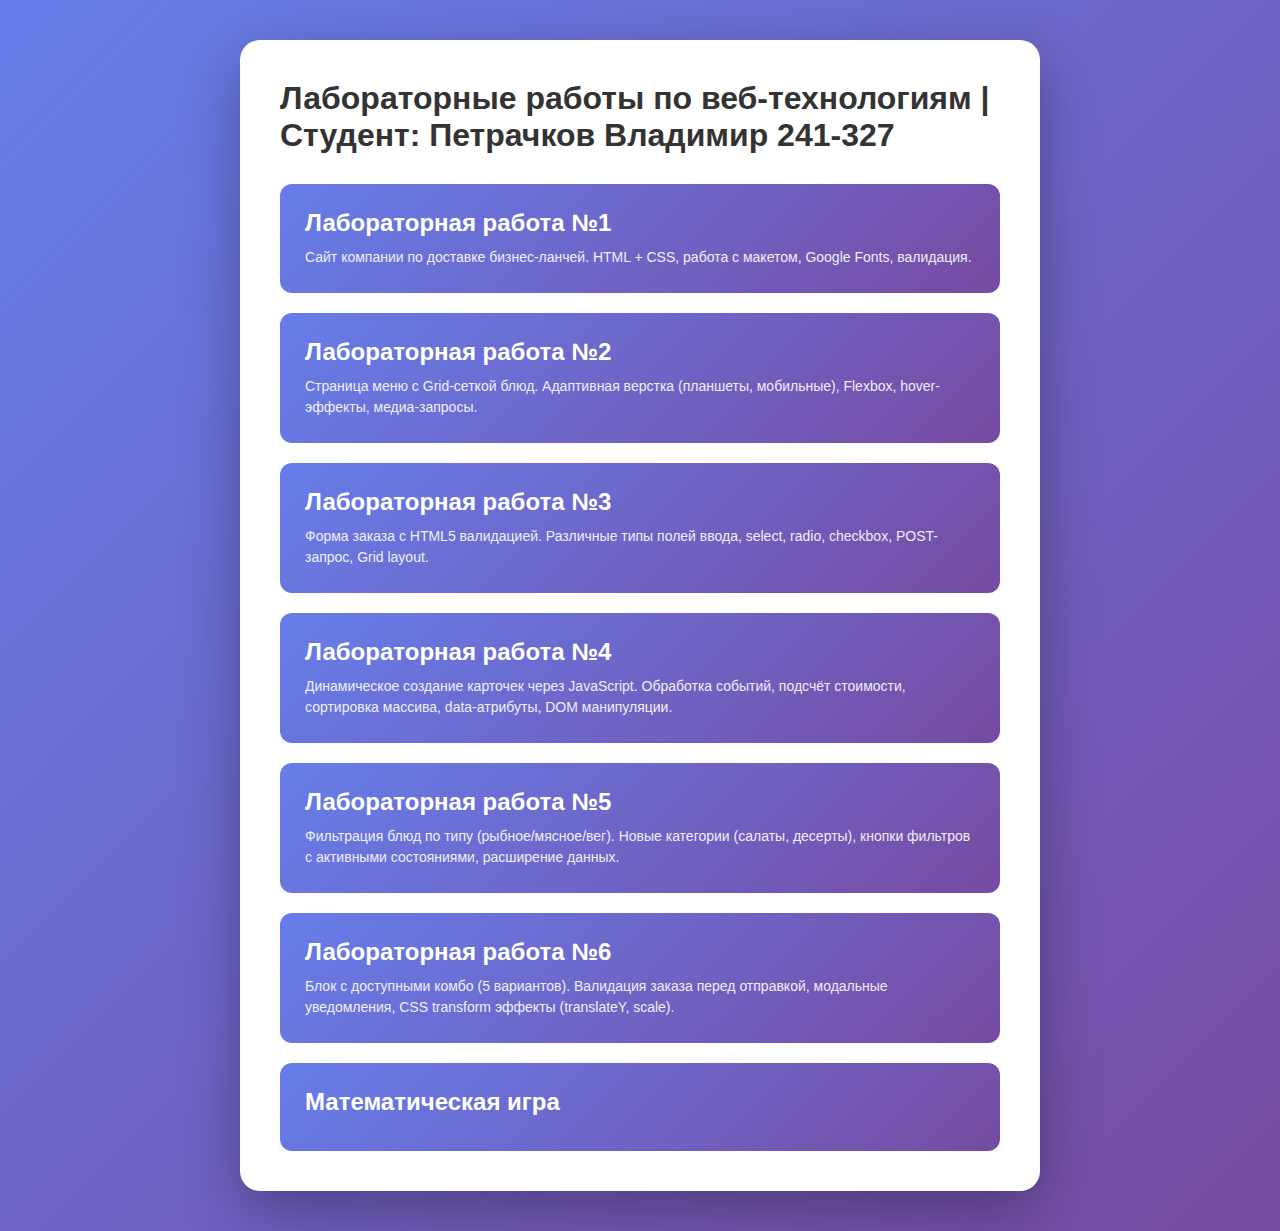
<file: index.html>
<!DOCTYPE html>
<html lang="ru">
<head>
    <meta charset="UTF-8">
    <meta name="viewport" content="width=device-width, initial-scale=1.0">
    <title>Веб-разработка 2025 | Петрачков Владимир</title>
    <style>
        * {
            margin: 0;
            padding: 0;
            box-sizing: border-box;
        }

        body {
            font-family: 'Segoe UI', Tahoma, Geneva, Verdana, sans-serif;
            background: linear-gradient(135deg, #667eea 0%, #764ba2 100%);
            min-height: 100vh;
            padding: 40px 20px;
        }

        .container {
            max-width: 800px;
            margin: 0 auto;
            background: white;
            border-radius: 20px;
            padding: 40px;
            box-shadow: 0 20px 60px rgba(0, 0, 0, 0.3);
        }

        h1 {
            color: #333;
            margin-bottom: 10px;
            font-size: 32px;
        }


        .labs-grid {
            display: grid;
            gap: 20px;
            margin-top: 30px;
        }

        .lab-card {
            background: linear-gradient(135deg, #667eea 0%, #764ba2 100%);
            border-radius: 12px;
            padding: 25px;
            transition: transform 0.3s, box-shadow 0.3s;
            text-decoration: none;
            color: white;
            display: block;
        }

        .lab-card:hover {
            transform: translateY(-5px);
            box-shadow: 0 10px 30px rgba(102, 126, 234, 0.4);
        }

        .lab-card h2 {
            font-size: 24px;
            margin-bottom: 10px;
        }

        .lab-card p {
            font-size: 14px;
            opacity: 0.9;
            line-height: 1.5;
        }
    </style>
</head>
<body>
    <div class="container">
        <h1> Лабораторные работы по веб-технологиям | Студент: Петрачков Владимир 241-327 </h1>

        <div class="labs-grid">
            <a href="1/index.html" class="lab-card">
                <h2>Лабораторная работа №1</h2>
                <p>Сайт компании по доставке бизнес-ланчей. HTML + CSS, работа с макетом, Google Fonts, валидация.</p>
            </a>

            <a href="2/index.html" class="lab-card">
                <h2>Лабораторная работа №2</h2>
                <p>Страница меню с Grid-сеткой блюд. Адаптивная верстка (планшеты, мобильные), Flexbox, hover-эффекты, медиа-запросы.</p>
            </a>

            <a href="3/index.html" class="lab-card">
                <h2>Лабораторная работа №3</h2>
                <p>Форма заказа с HTML5 валидацией. Различные типы полей ввода, select, radio, checkbox, POST-запрос, Grid layout.</p>
            </a>

            <a href="4/index.html" class="lab-card">
                <h2>Лабораторная работа №4</h2>
                <p>Динамическое создание карточек через JavaScript. Обработка событий, подсчёт стоимости, сортировка массива, data-атрибуты, DOM манипуляции.</p>
            </a>

            <a href="5/index.html" class="lab-card">
                <h2>Лабораторная работа №5</h2>
                <p>Фильтрация блюд по типу (рыбное/мясное/вег). Новые категории (салаты, десерты), кнопки фильтров с активными состояниями, расширение данных.</p>
            </a>

            <a href="6/index.html" class="lab-card">
                <h2>Лабораторная работа №6</h2>
                <p>Блок с доступными комбо (5 вариантов). Валидация заказа перед отправкой, модальные уведомления, CSS transform эффекты (translateY, scale).</p>
            </a>


            <a href="math-game/index.html" class="lab-card">
                <h2>Математическая игра</h2>
            </a>
        </div>
    </div>
</body>
</html>
</file>
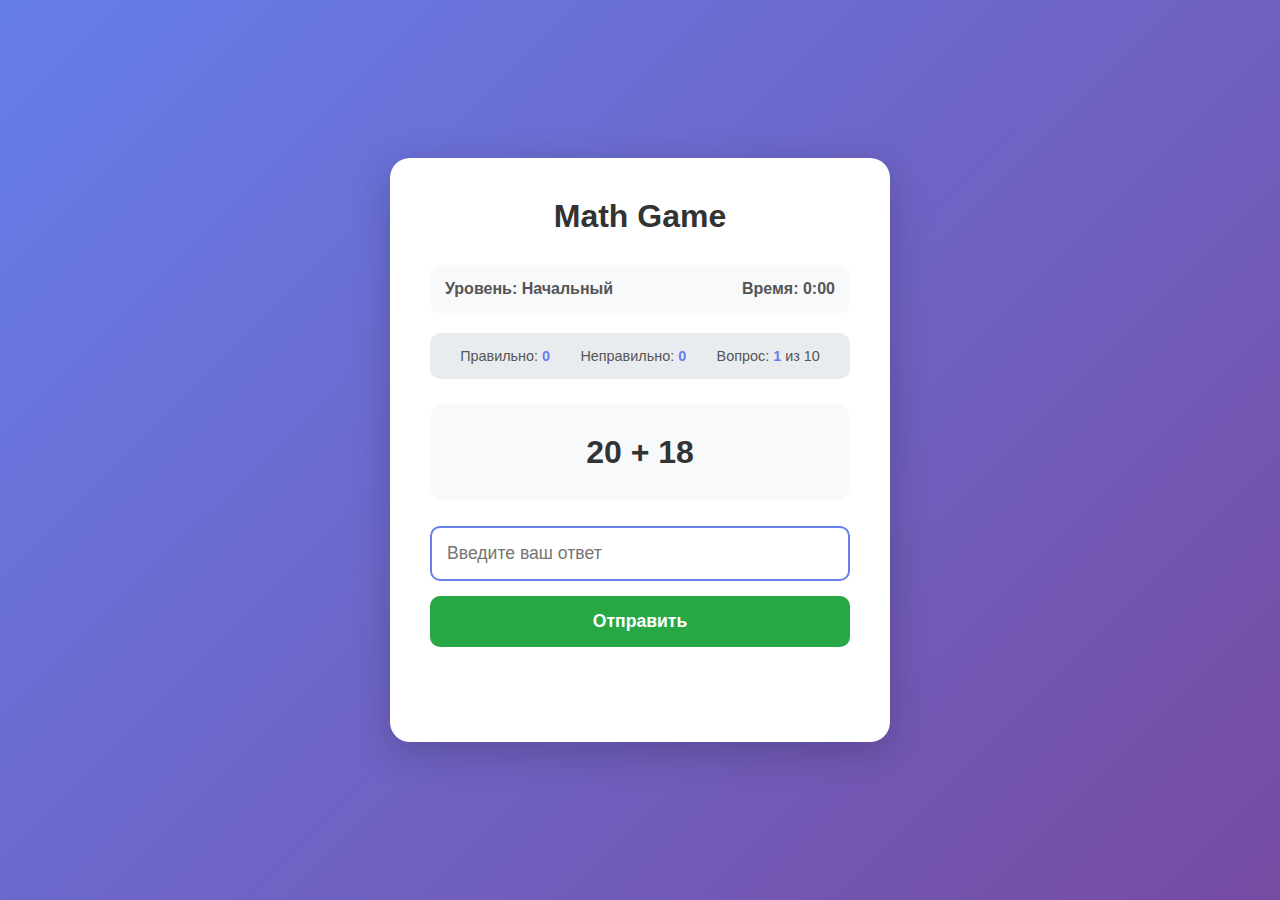
<file: math-game/index.html>
<!DOCTYPE html>
<html lang="ru">
<head>
    <meta charset="UTF-8">
    <meta name="viewport" content="width=device-width, initial-scale=1.0">
    <title>Math Game</title>
    <link rel="stylesheet" href="style.css">
</head>
<body>
    <div class="container">
        <h1>Math Game</h1>
        
        <!-- Игровое поле -->
        <div id="game-screen" class="screen">
            <div class="level-info">
                <p>Уровень: <span id="level-name">Начальный</span></p>
                <p>Время: <span id="timer">0:00</span></p>
            </div>
            
            <div class="stats">
                <p>Правильно: <span id="correct-count">0</span></p>
                <p>Неправильно: <span id="wrong-count">0</span></p>
                <p>Вопрос: <span id="question-number">1</span> из 10</p>
            </div>
            
            <div class="question-box">
                <p id="question">Loading...</p>
            </div>
            
            <input type="text" id="answer-input" placeholder="Введите ваш ответ">
            <button id="submit-btn">Отправить</button>
            
            <p id="feedback" class="feedback"></p>
        </div>
        
        <!-- Экран перехода на следующий уровень -->
        <div id="level-complete-screen" class="screen hidden">
            <h2>Уровень пройден! 🎉</h2>
            <p id="level-result"></p>
            <button id="next-level-btn">Следующий уровень</button>
            <button id="restart-from-level-btn">Начать заново</button>
        </div>
        
        <!-- Экран провала -->
        <div id="fail-screen" class="screen hidden">
            <h2>Не получилось 😔</h2>
            <p id="fail-message"></p>
            <button id="restart-btn">Начать заново</button>
            <button id="exit-btn">Выйти</button>
        </div>
        
        <!-- Экран победы -->
        <div id="victory-screen" class="screen hidden">
            <h2>Поздравляем! 🏆</h2>
            <p>Вы прошли все уровни!</p>
            <p id="final-stats"></p>
            <button id="play-again-btn">Играть снова</button>
        </div>
    </div>
    
    <script src="script.js"></script>
</body>
</html>
</file>
<file: math-game/style.css>
/* Общие стили */
* {
    margin: 0;
    padding: 0;
    box-sizing: border-box;
}

body {
    font-family: Arial, sans-serif;
    background: linear-gradient(135deg, #667eea 0%, #764ba2 100%);
    display: flex;
    justify-content: center;
    align-items: center;
    min-height: 100vh;
    padding: 20px;
}

.container {
    background: white;
    border-radius: 20px;
    padding: 40px;
    box-shadow: 0 10px 40px rgba(0, 0, 0, 0.2);
    max-width: 500px;
    width: 100%;
}

h1 {
    text-align: center;
    color: #333;
    margin-bottom: 30px;
    font-size: 2em;
}

h2 {
    text-align: center;
    color: #333;
    margin-bottom: 20px;
}

/* Скрытие экранов */
.hidden {
    display: none !important;
}

/* Информация об уровне */
.level-info {
    display: flex;
    justify-content: space-between;
    margin-bottom: 20px;
    padding: 15px;
    background: #f8f9fa;
    border-radius: 10px;
}

.level-info p {
    font-weight: bold;
    color: #555;
}

/* Статистика */
.stats {
    display: flex;
    justify-content: space-around;
    margin-bottom: 25px;
    padding: 15px;
    background: #e9ecef;
    border-radius: 10px;
}

.stats p {
    font-size: 0.9em;
    color: #555;
}

.stats span {
    font-weight: bold;
    color: #667eea;
}

/* Блок с вопросом */
.question-box {
    background: #f8f9fa;
    padding: 30px;
    border-radius: 15px;
    margin-bottom: 25px;
    text-align: center;
}

#question {
    font-size: 2em;
    font-weight: bold;
    color: #333;
}

/* Поле ввода */
#answer-input {
    width: 100%;
    padding: 15px;
    font-size: 1.1em;
    border: 2px solid #ddd;
    border-radius: 10px;
    margin-bottom: 15px;
    transition: border-color 0.3s;
}

#answer-input:focus {
    outline: none;
    border-color: #667eea;
}

/* Кнопки */
button {
    width: 100%;
    padding: 15px;
    font-size: 1.1em;
    font-weight: bold;
    color: white;
    background: #28a745;
    border: none;
    border-radius: 10px;
    cursor: pointer;
    transition: background 0.3s;
    margin-bottom: 10px;
}

button:hover {
    background: #218838;
}

#next-level-btn {
    background: #667eea;
}

#next-level-btn:hover {
    background: #5568d3;
}

#restart-btn,
#restart-from-level-btn,
#play-again-btn {
    background: #ffc107;
}

#restart-btn:hover,
#restart-from-level-btn:hover,
#play-again-btn:hover {
    background: #e0a800;
}

#exit-btn {
    background: #dc3545;
}

#exit-btn:hover {
    background: #c82333;
}

/* Обратная связь */
.feedback {
    text-align: center;
    font-weight: bold;
    font-size: 1.2em;
    margin-top: 15px;
    min-height: 30px;
}

.feedback.correct {
    color: #28a745;
}

.feedback.wrong {
    color: #dc3545;
}

/* Экраны результатов */
#level-complete-screen,
#fail-screen,
#victory-screen {
    text-align: center;
}

#level-complete-screen p,
#fail-screen p,
#victory-screen p {
    margin: 20px 0;
    font-size: 1.1em;
    color: #555;
}

#final-stats {
    background: #f8f9fa;
    padding: 20px;
    border-radius: 10px;
    margin: 20px 0;
}
</file>
